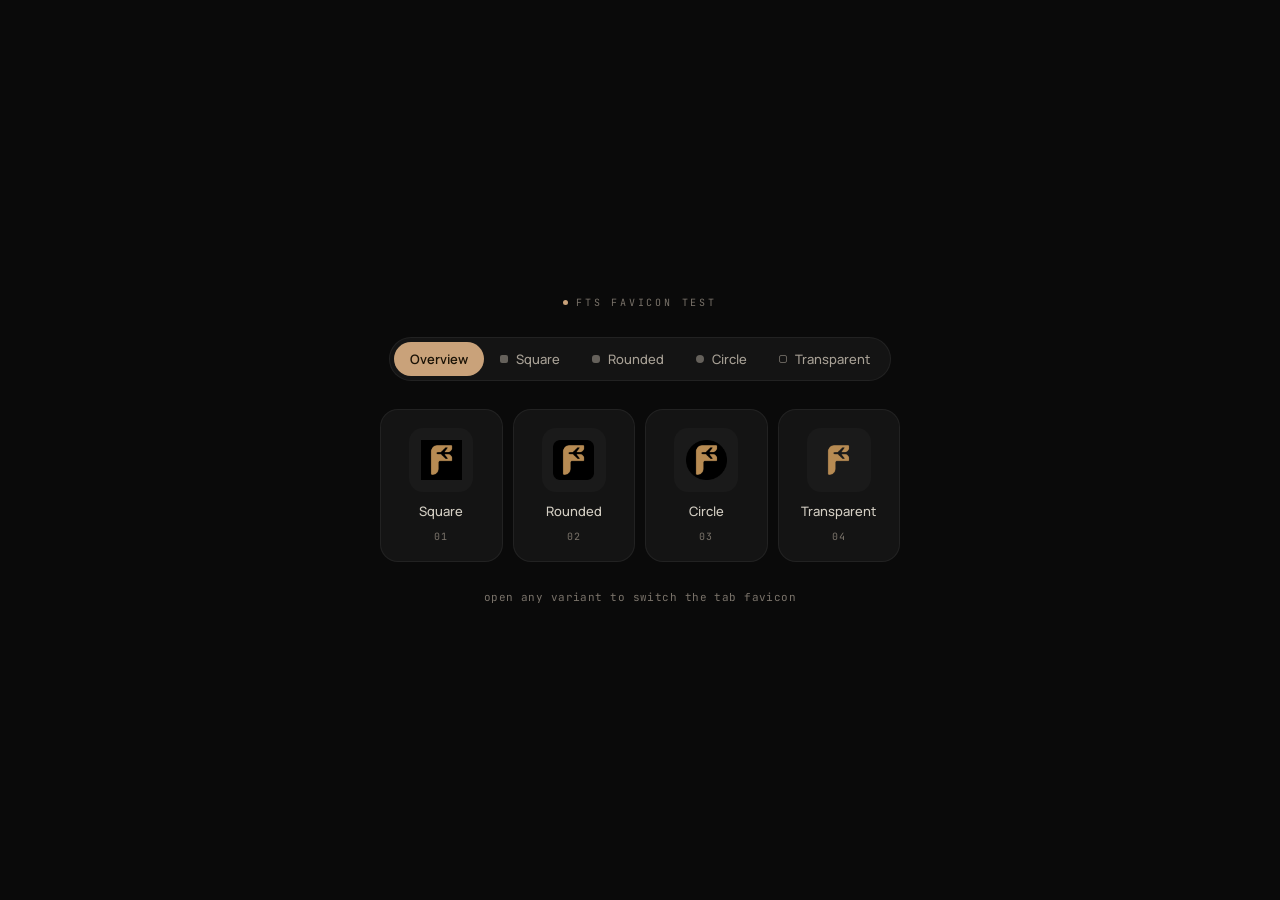
<file: index.html>
<!doctype html>
<html lang="en">
  <head>
    <meta charset="utf-8">
    <meta name="viewport" content="width=device-width, initial-scale=1">
    <title>FTS favicon lab</title>
    <link rel="preconnect" href="https://fonts.googleapis.com">
    <link rel="preconnect" href="https://fonts.gstatic.com" crossorigin>
    <link href="https://fonts.googleapis.com/css2?family=Manrope:wght@400;500;600&family=JetBrains+Mono:wght@400;500&display=swap" rel="stylesheet">
    <link rel="icon" href="favicon-package/favicon.ico" sizes="any">
    <link rel="icon" type="image/png" sizes="16x16" href="favicon-package/favicon-16x16.png">
    <link rel="icon" type="image/png" sizes="32x32" href="favicon-package/favicon-32x32.png">
    <link rel="apple-touch-icon" sizes="180x180" href="favicon-package/apple-touch-icon.png">
    <meta name="theme-color" content="#0a0a0a">
    <link rel="stylesheet" href="styles.css">
  </head>
  <body>
    <main class="page">
      <div class="brand">FTS favicon test</div>

      <nav class="switch" aria-label="Variants">
        <a class="active" href="index.html">Overview</a>
        <a href="square.html"><span class="dot"></span>Square</a>
        <a href="rounded.html"><span class="dot rounded"></span>Rounded</a>
        <a href="circle.html"><span class="dot circle"></span>Circle</a>
        <a href="transparent.html"><span class="dot ring"></span>Transparent</a>
      </nav>

      <section class="overview">
        <a href="square.html">
          <span class="thumb"><img src="favicon-package/favicon-512x512.png" alt=""></span>
          <span class="label">Square</span>
          <span class="meta">01</span>
        </a>
        <a href="rounded.html">
          <span class="thumb"><img src="favicon-rounded-package/favicon-512x512.png" alt=""></span>
          <span class="label">Rounded</span>
          <span class="meta">02</span>
        </a>
        <a href="circle.html">
          <span class="thumb"><img src="favicon-circle-package/favicon-512x512.png" alt=""></span>
          <span class="label">Circle</span>
          <span class="meta">03</span>
        </a>
        <a href="transparent.html">
          <span class="thumb"><img src="favicon-transparent-package/favicon-512x512.png" alt=""></span>
          <span class="label">Transparent</span>
          <span class="meta">04</span>
        </a>
      </section>

      <div class="caption">
        <code>open any variant to switch the tab favicon</code>
      </div>
    </main>
  </body>
</html>
</file>
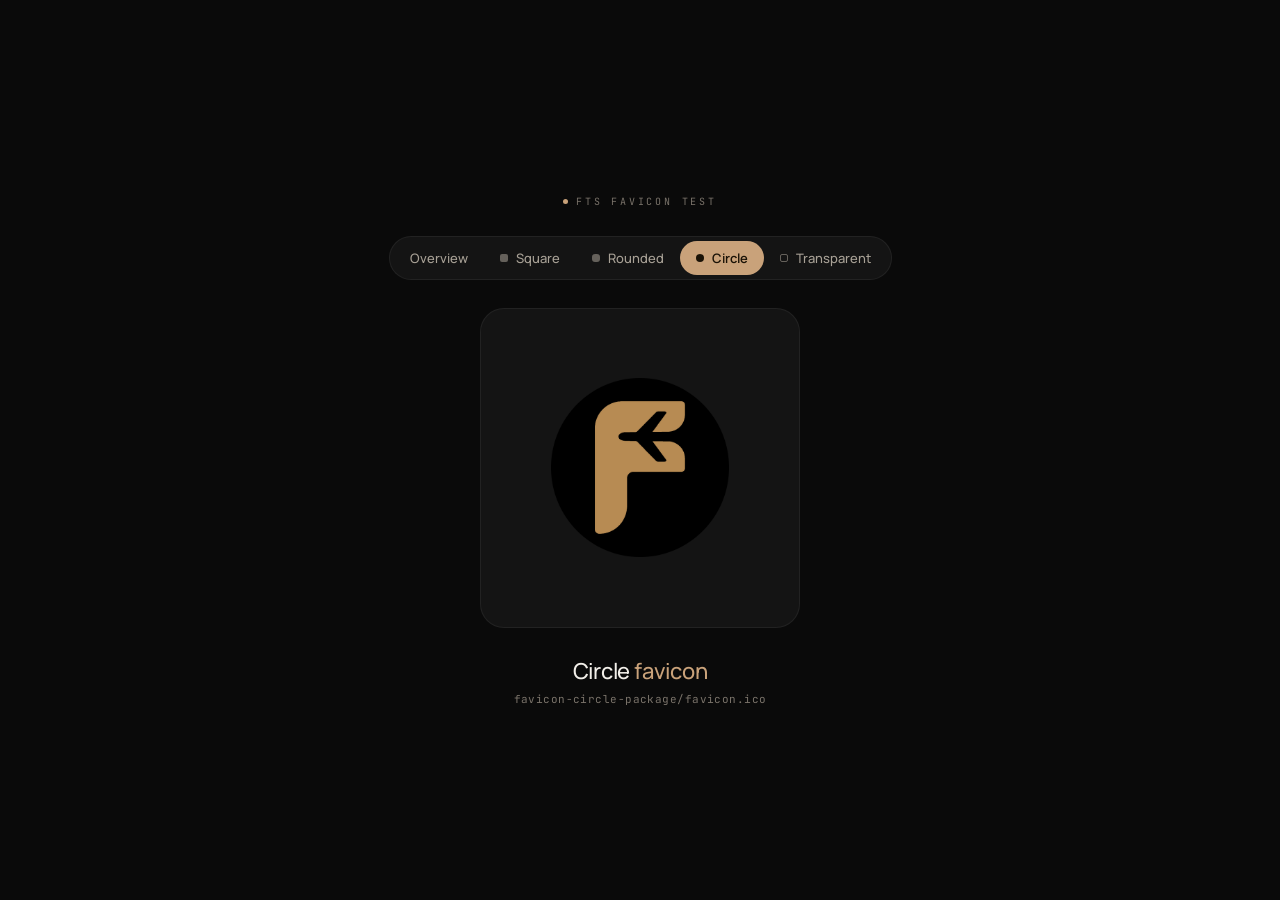
<file: circle.html>
<!doctype html>
<html lang="en">
  <head>
    <meta charset="utf-8">
    <meta name="viewport" content="width=device-width, initial-scale=1">
    <title>Circle favicon</title>
    <link rel="preconnect" href="https://fonts.googleapis.com">
    <link rel="preconnect" href="https://fonts.gstatic.com" crossorigin>
    <link href="https://fonts.googleapis.com/css2?family=Manrope:wght@400;500;600&family=JetBrains+Mono:wght@400;500&display=swap" rel="stylesheet">
    <link rel="icon" href="favicon-circle-package/favicon.ico" sizes="any">
    <link rel="icon" type="image/png" sizes="16x16" href="favicon-circle-package/favicon-16x16.png">
    <link rel="icon" type="image/png" sizes="32x32" href="favicon-circle-package/favicon-32x32.png">
    <link rel="apple-touch-icon" sizes="180x180" href="favicon-circle-package/apple-touch-icon.png">
    <link rel="manifest" href="favicon-circle-package/site.webmanifest">
    <meta name="theme-color" content="#0a0a0a">
    <link rel="stylesheet" href="styles.css">
  </head>
  <body>
    <main class="page">
      <div class="brand">FTS favicon test</div>

      <nav class="switch" aria-label="Variants">
        <a href="index.html">Overview</a>
        <a href="square.html"><span class="dot"></span>Square</a>
        <a href="rounded.html"><span class="dot rounded"></span>Rounded</a>
        <a class="active" href="circle.html"><span class="dot circle"></span>Circle</a>
        <a href="transparent.html"><span class="dot ring"></span>Transparent</a>
      </nav>

      <div class="stage"><img src="favicon-circle-package/favicon-512x512.png" alt="Circle FTS icon"></div>

      <div class="caption">
        <h1>Circle <em>favicon</em></h1>
        <code>favicon-circle-package/favicon.ico</code>
      </div>
    </main>
  </body>
</html>
</file>
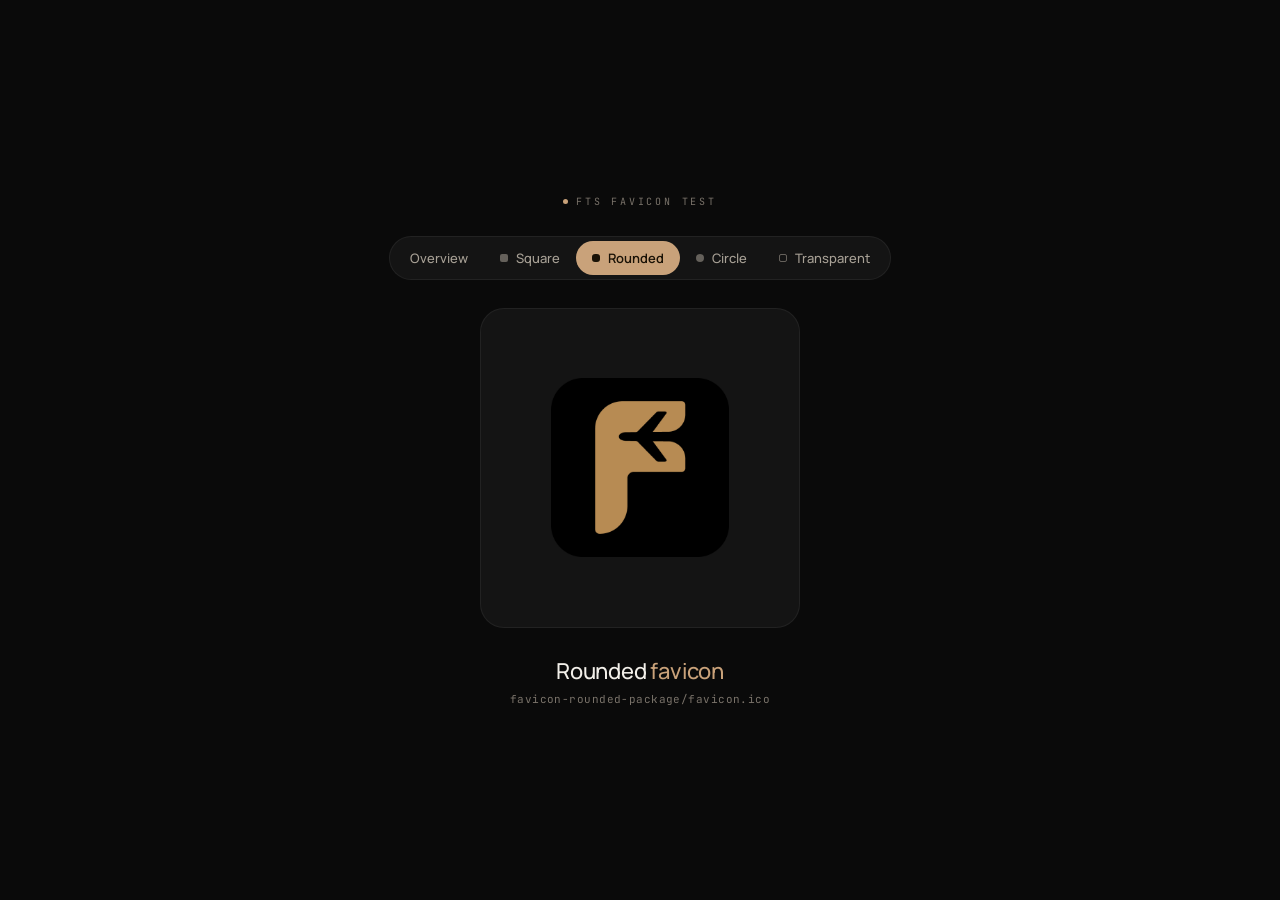
<file: rounded.html>
<!doctype html>
<html lang="en">
  <head>
    <meta charset="utf-8">
    <meta name="viewport" content="width=device-width, initial-scale=1">
    <title>Rounded favicon</title>
    <link rel="preconnect" href="https://fonts.googleapis.com">
    <link rel="preconnect" href="https://fonts.gstatic.com" crossorigin>
    <link href="https://fonts.googleapis.com/css2?family=Manrope:wght@400;500;600&family=JetBrains+Mono:wght@400;500&display=swap" rel="stylesheet">
    <link rel="icon" href="favicon-rounded-package/favicon.ico" sizes="any">
    <link rel="icon" type="image/png" sizes="16x16" href="favicon-rounded-package/favicon-16x16.png">
    <link rel="icon" type="image/png" sizes="32x32" href="favicon-rounded-package/favicon-32x32.png">
    <link rel="apple-touch-icon" sizes="180x180" href="favicon-rounded-package/apple-touch-icon.png">
    <link rel="manifest" href="favicon-rounded-package/site.webmanifest">
    <meta name="theme-color" content="#0a0a0a">
    <link rel="stylesheet" href="styles.css">
  </head>
  <body>
    <main class="page">
      <div class="brand">FTS favicon test</div>

      <nav class="switch" aria-label="Variants">
        <a href="index.html">Overview</a>
        <a href="square.html"><span class="dot"></span>Square</a>
        <a class="active" href="rounded.html"><span class="dot rounded"></span>Rounded</a>
        <a href="circle.html"><span class="dot circle"></span>Circle</a>
        <a href="transparent.html"><span class="dot ring"></span>Transparent</a>
      </nav>

      <div class="stage"><img src="favicon-rounded-package/favicon-512x512.png" alt="Rounded FTS icon"></div>

      <div class="caption">
        <h1>Rounded <em>favicon</em></h1>
        <code>favicon-rounded-package/favicon.ico</code>
      </div>
    </main>
  </body>
</html>
</file>
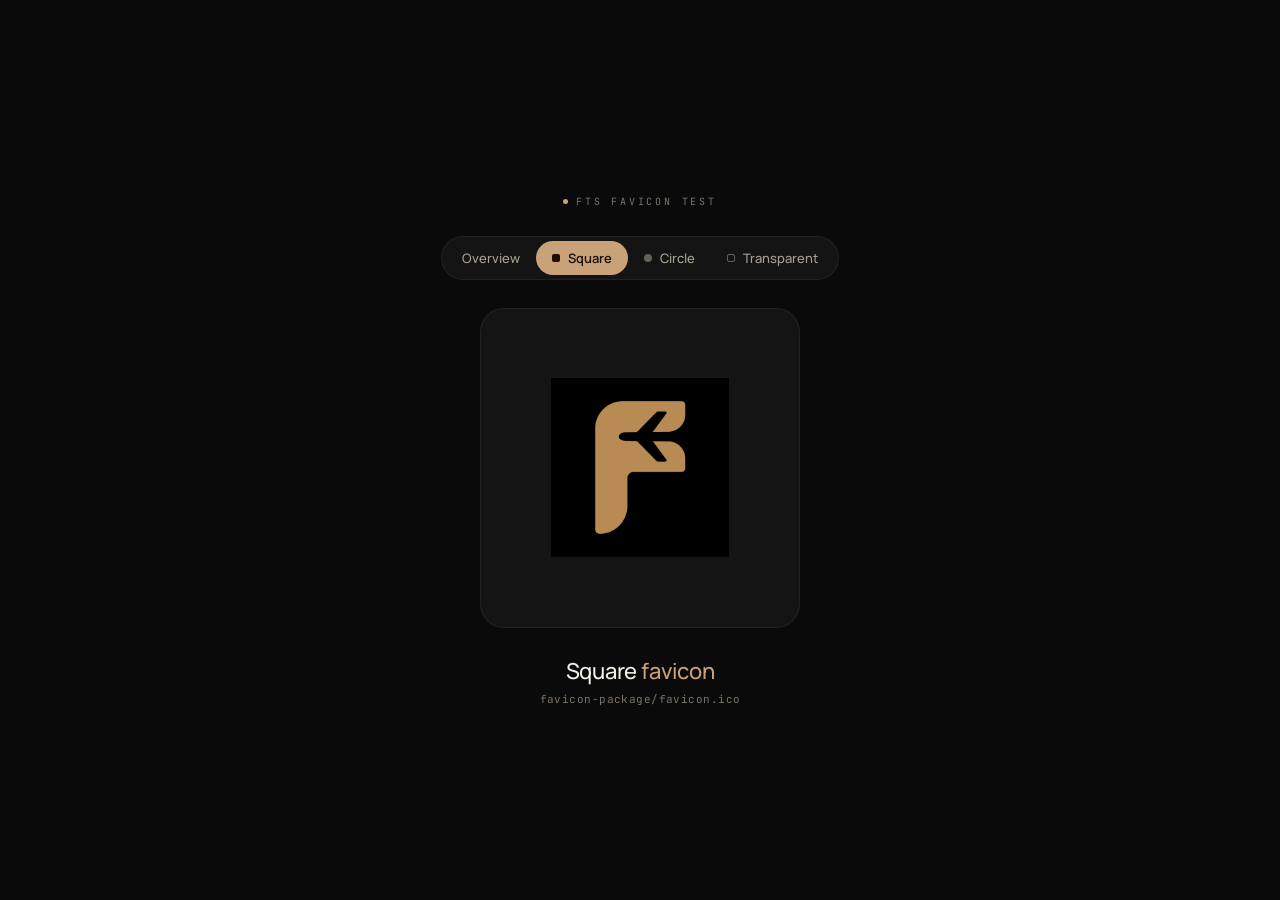
<file: square.html>
<!doctype html>
<html lang="en">
  <head>
    <meta charset="utf-8">
    <meta name="viewport" content="width=device-width, initial-scale=1">
    <title>Square favicon</title>
    <link rel="preconnect" href="https://fonts.googleapis.com">
    <link rel="preconnect" href="https://fonts.gstatic.com" crossorigin>
    <link href="https://fonts.googleapis.com/css2?family=Manrope:wght@400;500;600&family=JetBrains+Mono:wght@400;500&display=swap" rel="stylesheet">
    <link rel="icon" href="favicon-package/favicon.ico" sizes="any">
    <link rel="icon" type="image/png" sizes="16x16" href="favicon-package/favicon-16x16.png">
    <link rel="icon" type="image/png" sizes="32x32" href="favicon-package/favicon-32x32.png">
    <link rel="apple-touch-icon" sizes="180x180" href="favicon-package/apple-touch-icon.png">
    <link rel="manifest" href="favicon-package/site.webmanifest">
    <meta name="theme-color" content="#0a0a0a">
    <link rel="stylesheet" href="styles.css">
  </head>
  <body>
    <main class="page">
      <div class="brand">FTS favicon test</div>

      <nav class="switch" aria-label="Variants">
        <a href="index.html">Overview</a>
        <a class="active" href="square.html"><span class="dot"></span>Square</a>
        <a href="circle.html"><span class="dot circle"></span>Circle</a>
        <a href="transparent.html"><span class="dot ring"></span>Transparent</a>
      </nav>

      <div class="stage"><img src="favicon-package/favicon-512x512.png" alt="Square FTS icon"></div>

      <div class="caption">
        <h1>Square <em>favicon</em></h1>
        <code>favicon-package/favicon.ico</code>
      </div>
    </main>
  </body>
</html>
</file>
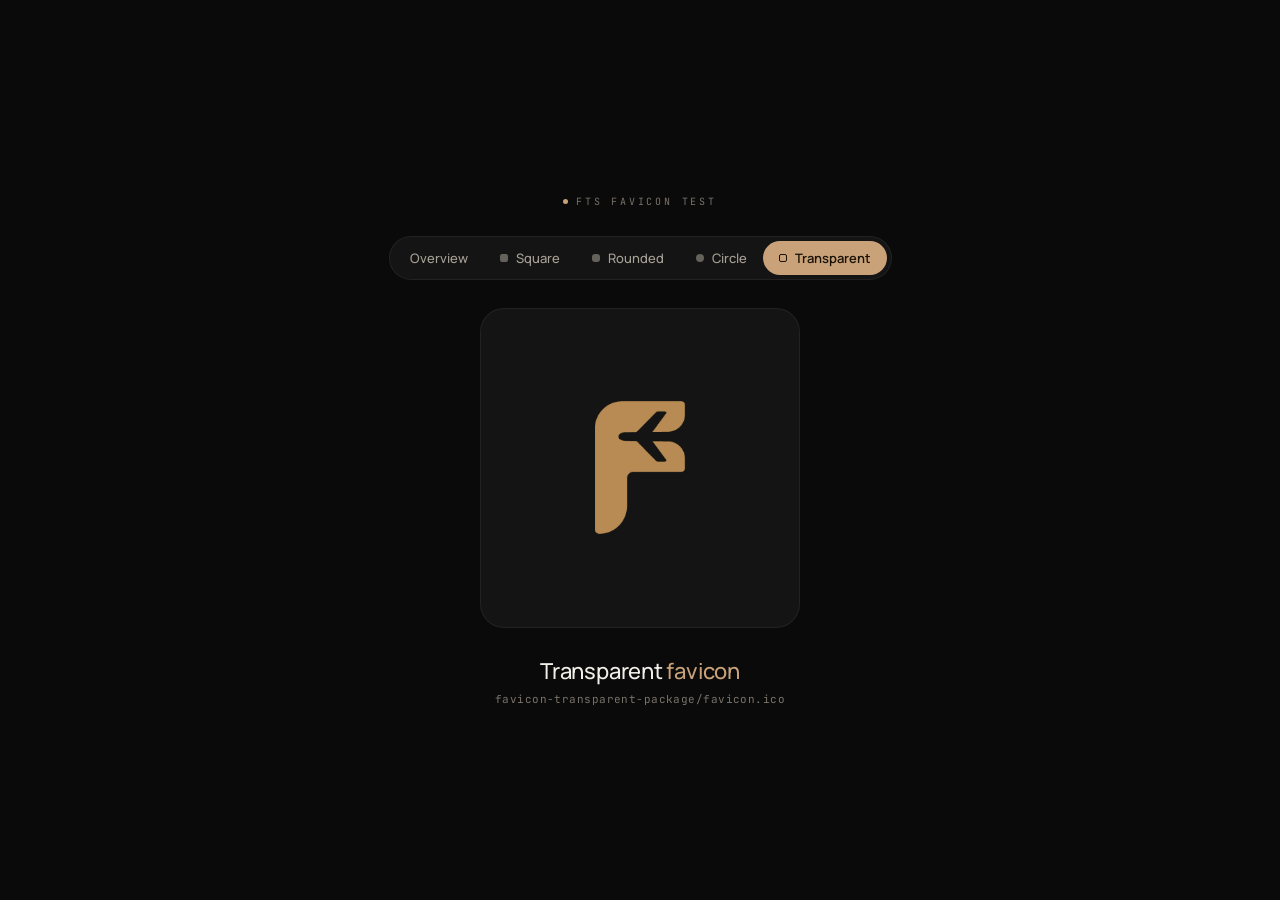
<file: transparent.html>
<!doctype html>
<html lang="en">
  <head>
    <meta charset="utf-8">
    <meta name="viewport" content="width=device-width, initial-scale=1">
    <title>Transparent favicon</title>
    <link rel="preconnect" href="https://fonts.googleapis.com">
    <link rel="preconnect" href="https://fonts.gstatic.com" crossorigin>
    <link href="https://fonts.googleapis.com/css2?family=Manrope:wght@400;500;600&family=JetBrains+Mono:wght@400;500&display=swap" rel="stylesheet">
    <link rel="icon" href="favicon-transparent-package/favicon.ico" sizes="any">
    <link rel="icon" type="image/png" sizes="16x16" href="favicon-transparent-package/favicon-16x16.png">
    <link rel="icon" type="image/png" sizes="32x32" href="favicon-transparent-package/favicon-32x32.png">
    <link rel="apple-touch-icon" sizes="180x180" href="favicon-transparent-package/apple-touch-icon.png">
    <link rel="manifest" href="favicon-transparent-package/site.webmanifest">
    <meta name="theme-color" content="#0a0a0a">
    <link rel="stylesheet" href="styles.css">
  </head>
  <body>
    <main class="page">
      <div class="brand">FTS favicon test</div>

      <nav class="switch" aria-label="Variants">
        <a href="index.html">Overview</a>
        <a href="square.html"><span class="dot"></span>Square</a>
        <a href="rounded.html"><span class="dot rounded"></span>Rounded</a>
        <a href="circle.html"><span class="dot circle"></span>Circle</a>
        <a class="active" href="transparent.html"><span class="dot ring"></span>Transparent</a>
      </nav>

      <div class="stage"><img src="favicon-transparent-package/favicon-512x512.png" alt="Transparent FTS icon"></div>

      <div class="caption">
        <h1>Transparent <em>favicon</em></h1>
        <code>favicon-transparent-package/favicon.ico</code>
      </div>
    </main>
  </body>
</html>
</file>
<file: styles.css>
:root {
  --bg: #0a0a0a;
  --surface: #141414;
  --surface-2: #1a1a1a;
  --line: rgba(255, 255, 255, 0.06);
  --tan: #c9a27a;
  --tan-ink: #1a1206;
  --ink: #f2efe9;
  --ink-2: #d4cfc4;
  --muted: #7a736a;
  --muted-2: #a8a196;
  --sans: "Manrope", system-ui, -apple-system, BlinkMacSystemFont, "Segoe UI", sans-serif;
  --mono: "JetBrains Mono", ui-monospace, SFMono-Regular, Menlo, monospace;
}

* { box-sizing: border-box; }

html, body { margin: 0; min-height: 100%; }

body {
  min-height: 100vh;
  background: var(--bg);
  color: var(--ink);
  font-family: var(--sans);
  font-weight: 400;
  -webkit-font-smoothing: antialiased;
  display: grid;
  place-items: center;
  padding: 32px 20px;
}

a { color: inherit; text-decoration: none; }

.page {
  width: 100%;
  max-width: 520px;
  display: flex;
  flex-direction: column;
  align-items: center;
  gap: 28px;
}

.brand {
  display: flex;
  align-items: center;
  gap: 8px;
  color: var(--muted);
  font-family: var(--mono);
  font-size: 10px;
  letter-spacing: 0.28em;
  text-transform: uppercase;
}

.brand::before {
  content: "";
  width: 5px;
  height: 5px;
  border-radius: 50%;
  background: var(--tan);
}

.switch {
  display: inline-flex;
  padding: 4px;
  border: 1px solid var(--line);
  border-radius: 999px;
  background: var(--surface);
}

.switch a {
  display: inline-flex;
  align-items: center;
  gap: 8px;
  padding: 8px 16px;
  border-radius: 999px;
  color: var(--muted-2);
  font-size: 13px;
  font-weight: 500;
  transition: color 0.15s, background 0.15s;
}

.switch a:hover { color: var(--ink); }

.switch a.active {
  background: var(--tan);
  color: var(--tan-ink);
  font-weight: 600;
}

.switch .dot {
  width: 8px;
  height: 8px;
  border-radius: 2px;
  background: currentColor;
  opacity: 0.55;
}

.switch .dot.rounded { border-radius: 3px; }

.switch .dot.circle { border-radius: 50%; }

.switch .dot.ring {
  background: transparent;
  border: 1.5px solid currentColor;
}

.switch a.active .dot { opacity: 1; }

.stage {
  display: grid;
  place-items: center;
  width: 100%;
  aspect-ratio: 1 / 1;
  max-width: 320px;
  border: 1px solid var(--line);
  border-radius: 24px;
  background: var(--surface);
}

.stage img {
  width: 56%;
  height: 56%;
  object-fit: contain;
}

.caption {
  display: flex;
  flex-direction: column;
  align-items: center;
  gap: 6px;
  text-align: center;
}

.caption h1 {
  margin: 0;
  font-size: 22px;
  font-weight: 500;
  letter-spacing: -0.01em;
}

.caption h1 em {
  color: var(--tan);
  font-style: normal;
  font-weight: 500;
}

.caption code {
  color: var(--muted);
  font-family: var(--mono);
  font-size: 11px;
  letter-spacing: 0.04em;
}

.overview {
  display: grid;
  grid-template-columns: repeat(4, 1fr);
  gap: 10px;
  width: 100%;
}

.overview a {
  display: flex;
  flex-direction: column;
  align-items: center;
  gap: 10px;
  padding: 18px 12px;
  border: 1px solid var(--line);
  border-radius: 18px;
  background: var(--surface);
  transition: border-color 0.15s, transform 0.15s;
}

.overview a:hover {
  border-color: var(--tan);
  transform: translateY(-2px);
}

.overview .thumb {
  display: grid;
  place-items: center;
  width: 64px;
  height: 64px;
  border-radius: 14px;
  background: var(--surface-2);
}

.overview .thumb img { width: 64%; height: 64%; object-fit: contain; }

.overview .label {
  color: var(--ink-2);
  font-size: 13px;
  font-weight: 500;
}

.overview .meta {
  color: var(--muted);
  font-family: var(--mono);
  font-size: 10px;
  letter-spacing: 0.12em;
  text-transform: uppercase;
}

@media (max-width: 480px) {
  .switch a { padding: 7px 12px; font-size: 12px; }
  .stage { max-width: 260px; }
  .overview { grid-template-columns: 1fr 1fr; }
  .overview a { flex-direction: row; justify-content: flex-start; gap: 14px; padding: 12px 14px; }
  .overview .thumb { width: 44px; height: 44px; border-radius: 10px; }
}
</file>
